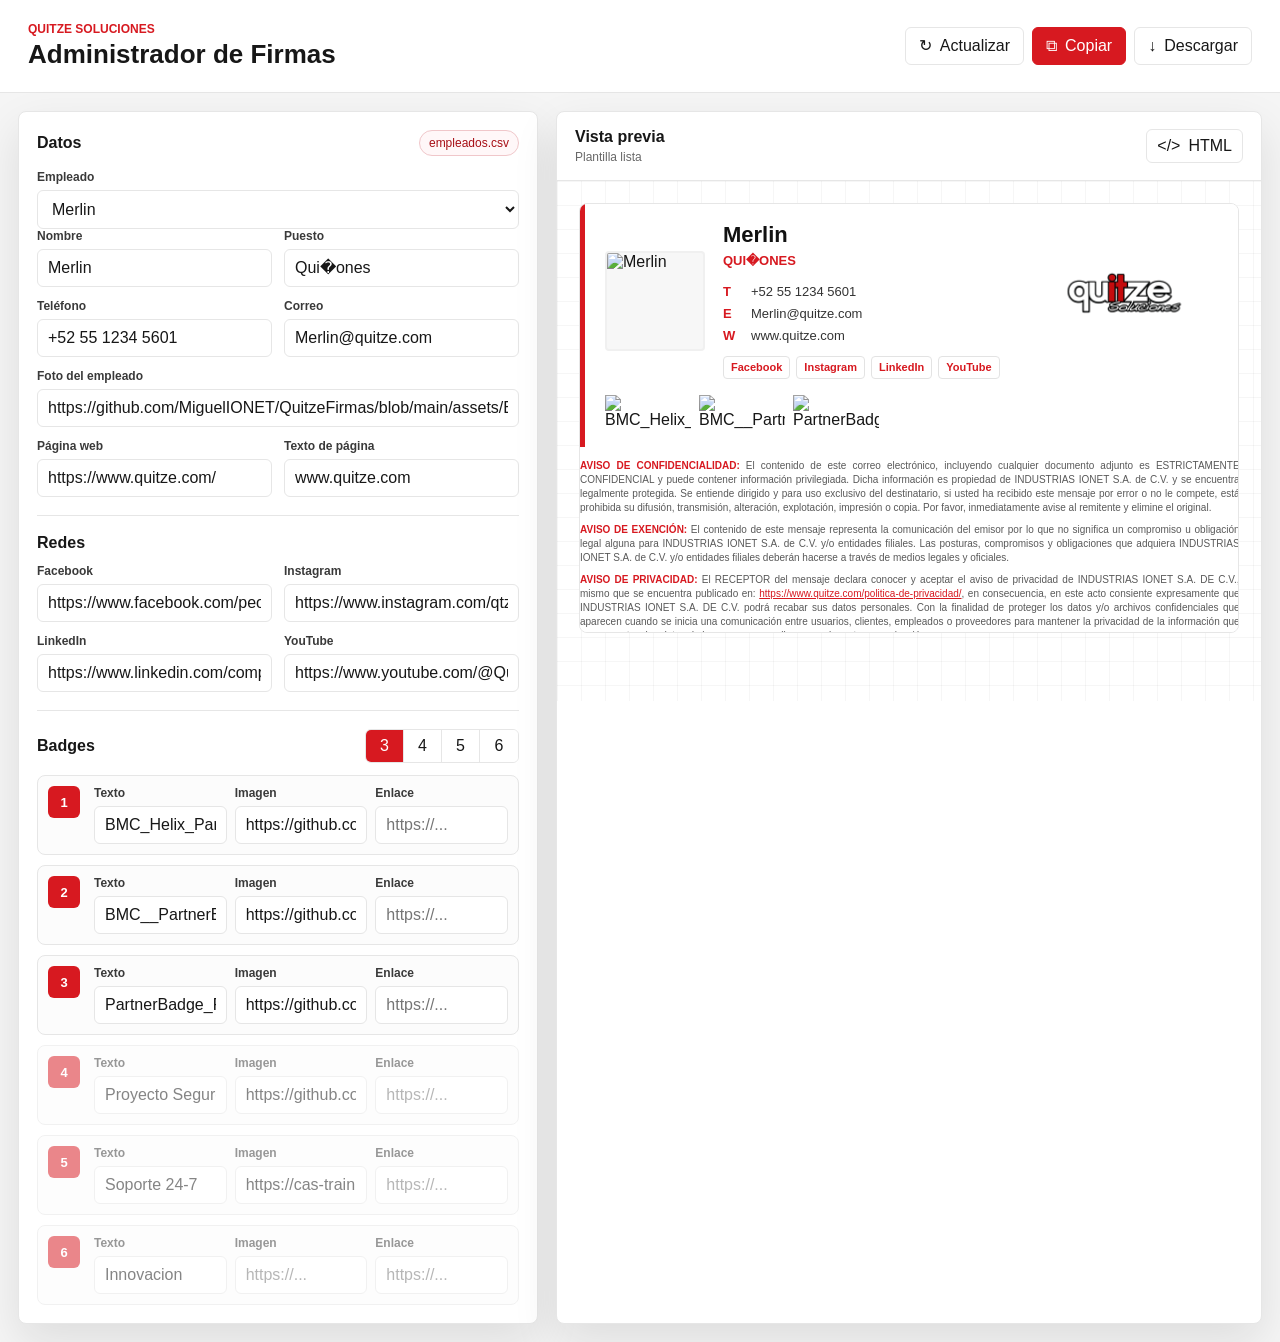
<file: index.html>
<!doctype html>
<html lang="es">
<head>
  <meta charset="utf-8">
  <meta name="viewport" content="width=device-width, initial-scale=1">
  <title>Administrador de Firmas Quitze</title>
  <link rel="stylesheet" href="styles.css">
  <script src="signature-config.js"></script>
</head>
<body>
  <header class="app-header">
    <div>
      <p class="eyebrow">Quitze Soluciones</p>
      <h1>Administrador de Firmas</h1>
    </div>
    <div class="header-actions">
      <button class="icon-button" id="refreshData" type="button" title="Actualizar datos">
        <span aria-hidden="true">↻</span>
        <span>Actualizar</span>
      </button>
      <button class="icon-button primary" id="copyHtml" type="button" title="Copiar firma">
        <span aria-hidden="true">⧉</span>
        <span>Copiar</span>
      </button>
      <button class="icon-button" id="downloadHtml" type="button" title="Descargar firma">
        <span aria-hidden="true">↓</span>
        <span>Descargar</span>
      </button>
    </div>
  </header>

  <main class="app-shell">
    <section class="panel controls-panel" aria-label="Datos de firma">
      <div class="panel-heading">
        <h2>Datos</h2>
        <span class="status-pill" id="dataStatus">Buscando datos...</span>
      </div>

      <label class="field">
        <span>Empleado</span>
        <select id="employeeSelect"></select>
      </label>

      <div class="form-grid">
        <label class="field">
          <span>Nombre</span>
          <input id="nameInput" data-field="name" type="text" autocomplete="name">
        </label>
        <label class="field">
          <span>Puesto</span>
          <input id="titleInput" data-field="title" type="text" autocomplete="organization-title">
        </label>
        <label class="field">
          <span>Teléfono</span>
          <input id="phoneInput" data-field="phone" type="tel" autocomplete="tel">
        </label>
        <label class="field">
          <span>Correo</span>
          <input id="emailInput" data-field="email" type="email" autocomplete="email">
        </label>
        <label class="field full">
          <span>Foto del empleado</span>
          <input id="photoInput" data-field="photo" type="url" placeholder="https://...">
        </label>
        <label class="field">
          <span>Página web</span>
          <input id="websiteInput" data-field="website" type="url">
        </label>
        <label class="field">
          <span>Texto de página</span>
          <input id="websiteLabelInput" data-field="websiteLabel" type="text">
        </label>
      </div>

      <div class="section-line"></div>

      <div class="panel-heading compact">
        <h2>Redes</h2>
      </div>
      <div class="form-grid">
        <label class="field">
          <span>Facebook</span>
          <input id="facebookInput" data-field="facebook" type="url" placeholder="https://...">
        </label>
        <label class="field">
          <span>Instagram</span>
          <input id="instagramInput" data-field="instagram" type="url" placeholder="https://...">
        </label>
        <label class="field">
          <span>LinkedIn</span>
          <input id="linkedinInput" data-field="linkedin" type="url" placeholder="https://...">
        </label>
        <label class="field">
          <span>YouTube</span>
          <input id="youtubeInput" data-field="youtube" type="url" placeholder="https://...">
        </label>
      </div>

      <div class="section-line"></div>

      <div class="panel-heading compact">
        <h2>Badges</h2>
        <div class="segmented" id="badgeCountGroup" aria-label="Cantidad de badges">
          <button type="button" data-count="3">3</button>
          <button type="button" data-count="4">4</button>
          <button type="button" data-count="5">5</button>
          <button type="button" data-count="6">6</button>
        </div>
      </div>
      <div class="badge-editor" id="badgeEditor"></div>
    </section>

    <section class="preview-panel" aria-label="Vista previa">
      <div class="preview-toolbar">
        <div>
          <h2>Vista previa</h2>
          <p id="templateStatus">Cargando plantilla...</p>
        </div>
        <button class="icon-button quiet" id="toggleCode" type="button" title="Ver HTML">
          <span aria-hidden="true">&lt;/&gt;</span>
          <span>HTML</span>
        </button>
      </div>
      <div class="preview-frame-wrap">
        <iframe id="signaturePreview" title="Vista previa de la firma"></iframe>
      </div>
      <textarea id="htmlOutput" class="html-output" readonly spellcheck="false"></textarea>
    </section>
  </main>

  <script src="admin.js"></script>
</body>
</html>
</file>
<file: styles.css>
:root {
  color-scheme: light;
  --red: #d71920;
  --red-dark: #a70f16;
  --ink: #171717;
  --muted: #686868;
  --line: #e6e6e6;
  --soft: #f6f6f6;
  --white: #ffffff;
  --shadow: 0 18px 45px rgba(20, 20, 20, 0.1);
}

* {
  box-sizing: border-box;
}

body {
  margin: 0;
  min-width: 320px;
  overflow-x: hidden;
  background: #f5f5f5;
  color: var(--ink);
  font-family: Arial, Helvetica, sans-serif;
}

button,
input,
select,
textarea {
  font: inherit;
}

.app-header {
  display: flex;
  align-items: center;
  justify-content: space-between;
  gap: 18px;
  padding: 22px 28px;
  background: var(--white);
  border-bottom: 1px solid var(--line);
}

.eyebrow {
  margin: 0 0 4px;
  color: var(--red);
  font-size: 12px;
  font-weight: 700;
  letter-spacing: 0;
  text-transform: uppercase;
}

h1,
h2 {
  margin: 0;
  line-height: 1.15;
  letter-spacing: 0;
}

h1 {
  font-size: 26px;
}

h2 {
  font-size: 16px;
}

.header-actions,
.preview-toolbar,
.panel-heading,
.segmented {
  display: flex;
  align-items: center;
}

.header-actions {
  flex-wrap: wrap;
  justify-content: flex-end;
  gap: 8px;
}

.icon-button {
  display: inline-flex;
  align-items: center;
  justify-content: center;
  gap: 8px;
  min-height: 38px;
  padding: 0 13px;
  border: 1px solid var(--line);
  border-radius: 6px;
  background: var(--white);
  color: var(--ink);
  cursor: pointer;
}

.icon-button:hover {
  border-color: #c9c9c9;
  background: #fafafa;
}

.icon-button.primary {
  border-color: var(--red);
  background: var(--red);
  color: var(--white);
}

.icon-button.primary:hover {
  border-color: var(--red-dark);
  background: var(--red-dark);
}

.icon-button.quiet {
  min-height: 34px;
  padding: 0 10px;
}

.app-shell {
  display: grid;
  grid-template-columns: minmax(360px, 520px) minmax(0, 1fr);
  gap: 18px;
  padding: 18px;
}

.panel,
.preview-panel {
  background: var(--white);
  border: 1px solid var(--line);
  border-radius: 8px;
  box-shadow: var(--shadow);
}

.controls-panel {
  padding: 18px;
}

.preview-panel {
  min-width: 0;
  overflow: hidden;
}

.panel-heading {
  justify-content: space-between;
  gap: 12px;
  margin-bottom: 14px;
}

.panel-heading.compact {
  margin-bottom: 12px;
}

.status-pill {
  max-width: 220px;
  overflow: hidden;
  text-overflow: ellipsis;
  white-space: nowrap;
  border: 1px solid #f0c7ca;
  border-radius: 999px;
  padding: 5px 9px;
  color: var(--red-dark);
  background: #fff7f8;
  font-size: 12px;
}

.form-grid {
  display: grid;
  grid-template-columns: repeat(2, minmax(0, 1fr));
  gap: 12px;
}

.field {
  display: grid;
  gap: 6px;
  min-width: 0;
}

.field.full {
  grid-column: 1 / -1;
}

.field span {
  color: #3a3a3a;
  font-size: 12px;
  font-weight: 700;
}

.field input,
.field select,
textarea {
  width: 100%;
  min-height: 38px;
  border: 1px solid var(--line);
  border-radius: 6px;
  padding: 9px 10px;
  background: var(--white);
  color: var(--ink);
  outline: none;
}

.field input:focus,
.field select:focus,
textarea:focus {
  border-color: var(--red);
  box-shadow: 0 0 0 3px rgba(215, 25, 32, 0.1);
}

.section-line {
  height: 1px;
  margin: 18px 0;
  background: var(--line);
}

.segmented {
  flex: 0 0 auto;
  border: 1px solid var(--line);
  border-radius: 6px;
  overflow: hidden;
  background: var(--white);
}

.segmented button {
  width: 38px;
  height: 32px;
  border: 0;
  border-right: 1px solid var(--line);
  background: var(--white);
  color: var(--ink);
  cursor: pointer;
}

.segmented button:last-child {
  border-right: 0;
}

.segmented button.is-active {
  background: var(--red);
  color: var(--white);
}

.badge-editor {
  display: grid;
  gap: 10px;
}

.badge-row {
  display: grid;
  grid-template-columns: 36px minmax(0, 1fr);
  gap: 10px;
  align-items: start;
  padding: 10px;
  border: 1px solid var(--line);
  border-radius: 8px;
  background: #fcfcfc;
}

.badge-row.is-disabled {
  opacity: 0.52;
}

.badge-number {
  display: grid;
  place-items: center;
  width: 32px;
  height: 32px;
  border-radius: 6px;
  background: var(--red);
  color: var(--white);
  font-size: 13px;
  font-weight: 700;
}

.badge-fields {
  display: grid;
  grid-template-columns: repeat(3, minmax(0, 1fr));
  gap: 8px;
}

.preview-toolbar {
  justify-content: space-between;
  gap: 12px;
  padding: 16px 18px;
  border-bottom: 1px solid var(--line);
}

.preview-toolbar p {
  margin: 4px 0 0;
  color: var(--muted);
  font-size: 12px;
}

.preview-frame-wrap {
  min-height: 520px;
  padding: 22px;
  overflow: auto;
  background:
    linear-gradient(90deg, rgba(0, 0, 0, 0.035) 1px, transparent 1px),
    linear-gradient(rgba(0, 0, 0, 0.035) 1px, transparent 1px);
  background-size: 24px 24px;
}

#signaturePreview {
  display: block;
  width: 820px;
  max-width: 100%;
  min-height: 430px;
  border: 1px solid var(--line);
  border-radius: 8px;
  background: var(--white);
}

.html-output {
  display: none;
  min-height: 260px;
  border: 0;
  border-top: 1px solid var(--line);
  border-radius: 0;
  font-family: Consolas, "Courier New", monospace;
  font-size: 12px;
  line-height: 1.45;
  resize: vertical;
}

.html-output.is-visible {
  display: block;
}

@media (max-width: 980px) {
  .app-shell {
    grid-template-columns: 1fr;
  }
}

@media (max-width: 680px) {
  .app-header {
    align-items: stretch;
    flex-direction: column;
    padding: 18px;
  }

  .header-actions {
    display: grid;
    grid-template-columns: minmax(0, 1fr);
    justify-content: stretch;
    width: calc(100vw - 36px);
    max-width: 100%;
  }

  .header-actions .icon-button {
    width: 100%;
    min-width: 0;
    padding: 0 8px;
    gap: 6px;
    font-size: 14px;
  }

  .header-actions .icon-button span:last-child {
    min-width: 0;
    overflow: hidden;
    text-overflow: ellipsis;
    white-space: nowrap;
  }

  .form-grid,
  .badge-fields {
    grid-template-columns: 1fr;
  }

  .panel-heading {
    align-items: flex-start;
    flex-direction: column;
  }

  .preview-frame-wrap {
    padding: 12px;
  }
}
</file>
